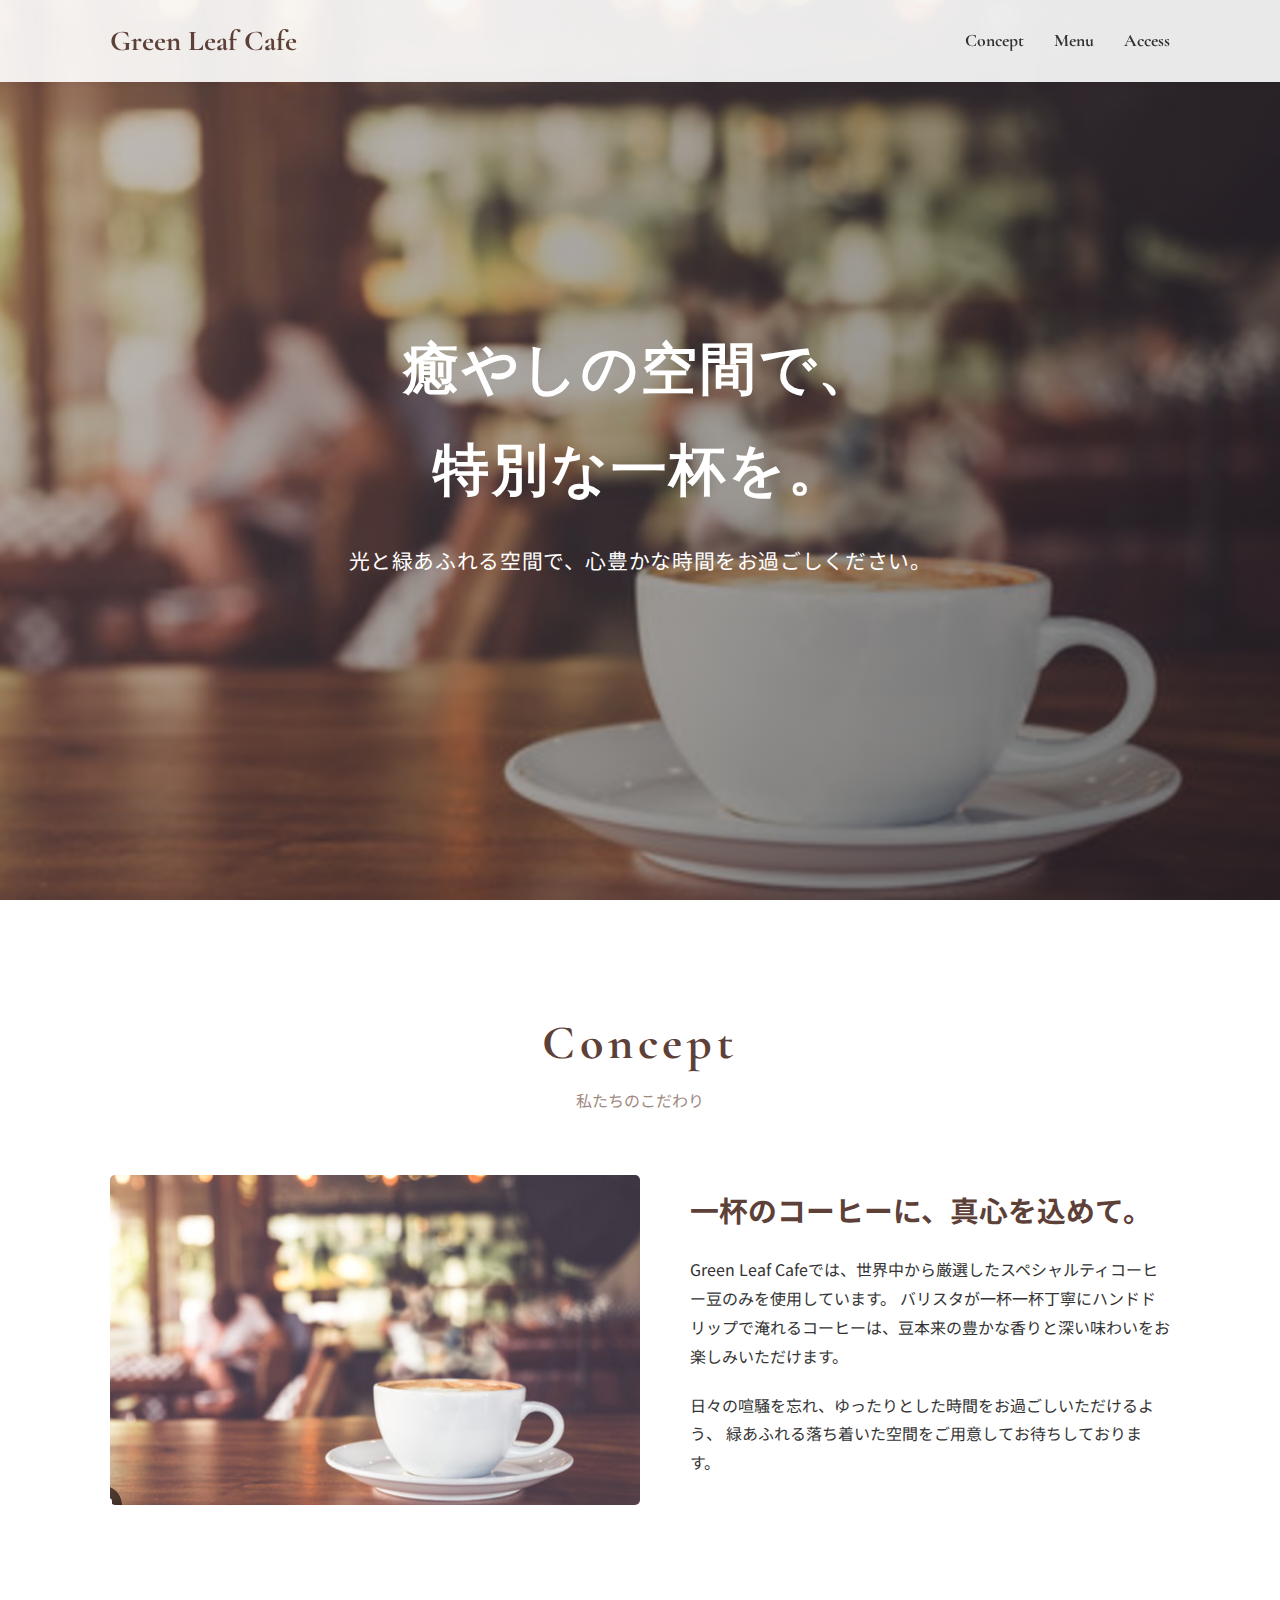
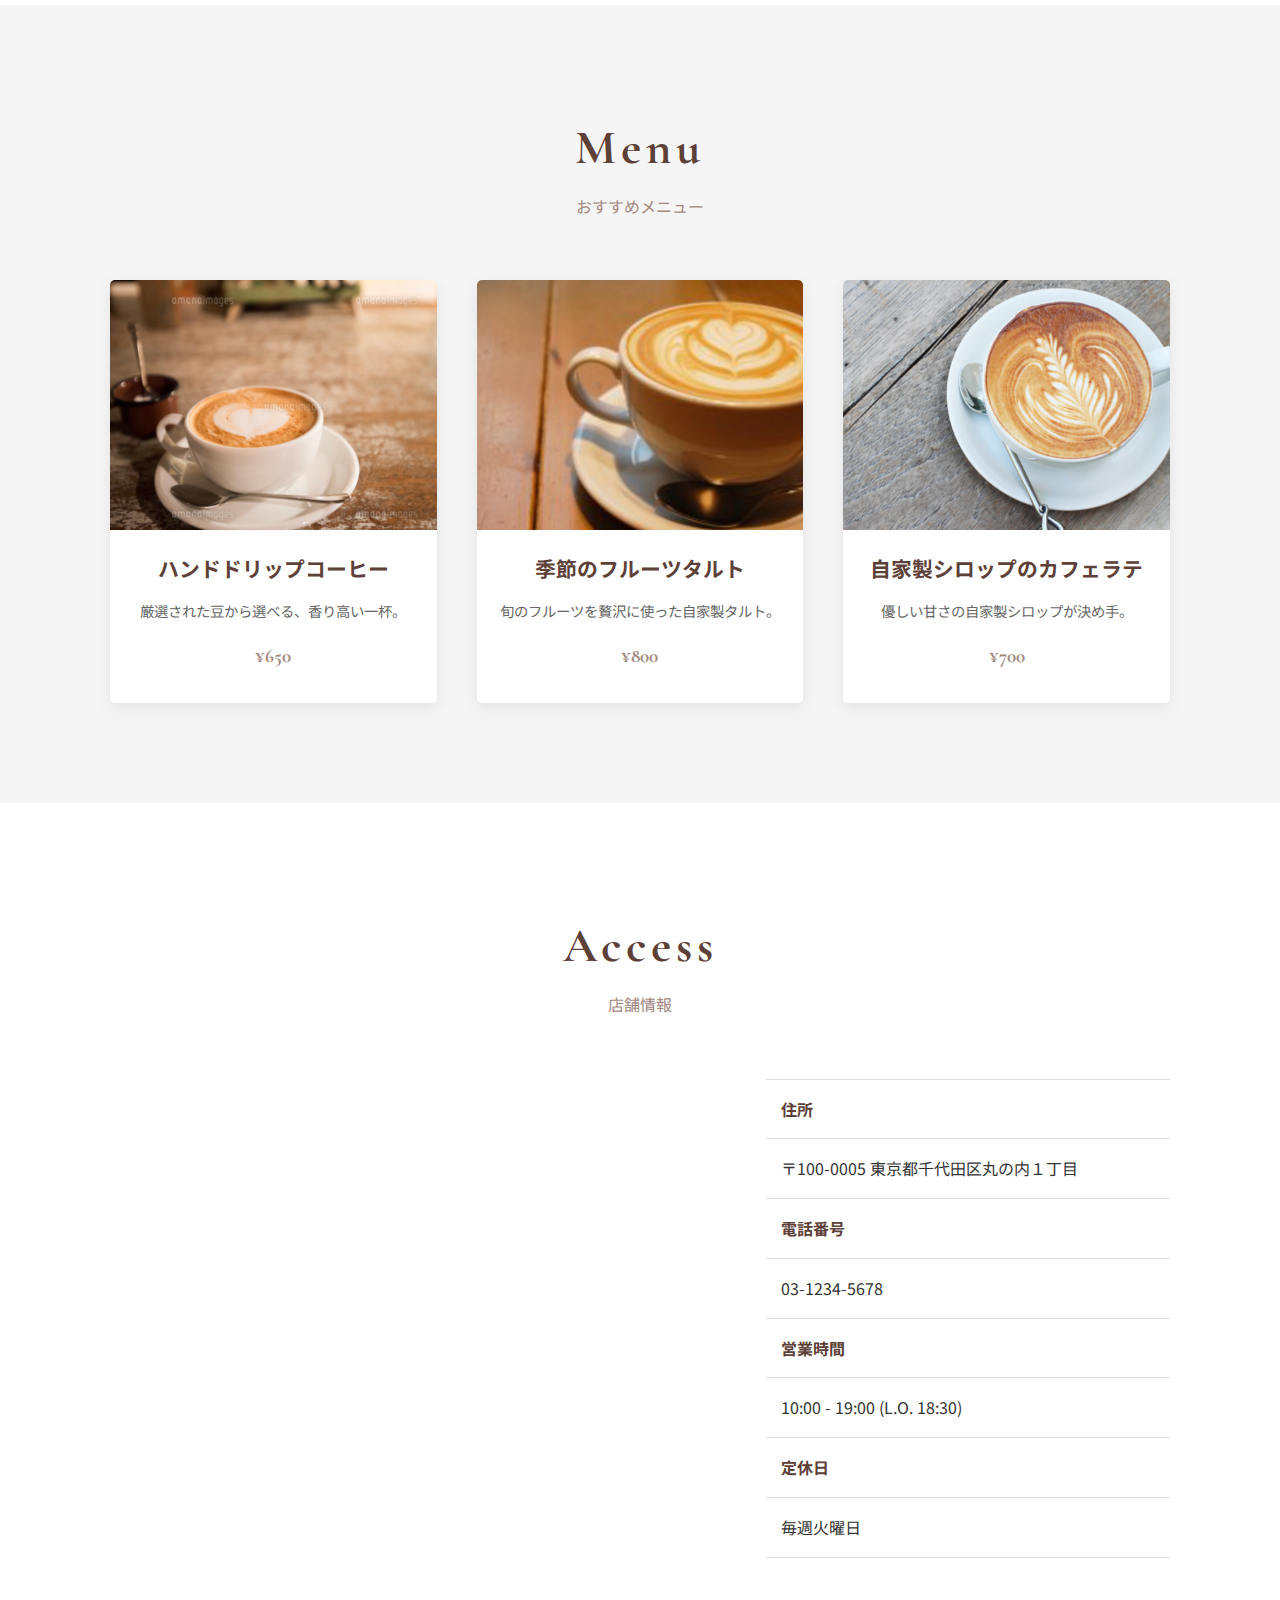
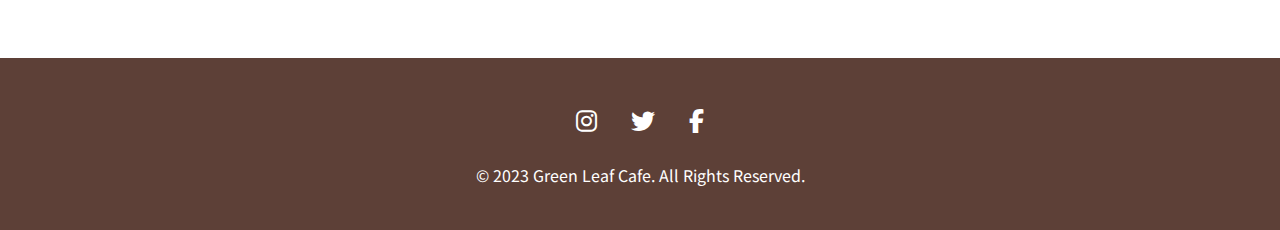
<file: index.html>
<!DOCTYPE html>
<html lang="ja">
<head>
    <meta charset="UTF-8">
    <meta name="viewport" content="width=device-width, initial-scale=1.0">
    <title>Green Leaf Cafe - 癒やしの空間で特別な一杯を</title>

    <!-- CSSのリンク -->
    <link rel="stylesheet" href="style.css">

    <!-- Google Fontsのリンク -->
    <link rel="preconnect" href="https://fonts.googleapis.com">
    <link rel="preconnect" href="https://fonts.gstatic.com" crossorigin>
    <link href="https://fonts.googleapis.com/css2?family=Cormorant+Garamond:wght@700&family=Noto+Sans+JP:wght@400;700&display=swap" rel="stylesheet">
    
    <!-- Font Awesome (アイコン用) のリンク -->
    <link rel="stylesheet" href="https://cdnjs.cloudflare.com/ajax/libs/font-awesome/6.4.0/css/all.min.css">
</head>
<body>

    <!-- ========== ヘッダー ========== -->
    <header class="header">
        <div class="container">
            <a href="index.html" class="header-logo">Green Leaf Cafe</a>
            <nav class="header-nav">
                <ul>
                    <li><a href="#concept">Concept</a></li>
                    <li><a href="#menu">Menu</a></li>
                    <li><a href="#access">Access</a></li>
                </ul>
            </nav>
        </div>
    </header>

    <main>
        <!-- ========== メインビジュアル ========== -->
        <section id="hero">
            <div class="hero-image-wrapper">
                <img src="img/coffee1.png" alt="ファーストビュー写真" class="hero-image">
                <div class="hero-overlay"></div>
            </div>
            <div class="hero-content">
                <h1 class="hero-title">癒やしの空間で、<br>特別な一杯を。</h1>
                <p class="hero-sub">光と緑あふれる空間で、心豊かな時間をお過ごしください。</p>
            </div>
        </section>

        <!-- ========== コンセプト ========== -->
        <section id="concept" class="section">
            <div class="container section-container">
                <div class="section-title">
                    <h2>Concept</h2>
                    <p>私たちのこだわり</p>
                </div>
                <div class="concept-content">
                    <img src="img/coffee1.png" alt="バリスタがコーヒーを淹れている様子">
                    <div class="concept-text">
                        <h3>一杯のコーヒーに、真心を込めて。</h3>
                        <p>
                            Green Leaf Cafeでは、世界中から厳選したスペシャルティコーヒー豆のみを使用しています。
                            バリスタが一杯一杯丁寧にハンドドリップで淹れるコーヒーは、豆本来の豊かな香りと深い味わいをお楽しみいただけます。
                        </p>
                        <p>
                            日々の喧騒を忘れ、ゆったりとした時間をお過ごしいただけるよう、
                            緑あふれる落ち着いた空間をご用意してお待ちしております。
                        </p>
                    </div>
                </div>
            </div>
        </section>

        <!-- ========== メニュー ========== -->
        <section id="menu" class="section bg-beige">
            <div class="container section-container">
                <div class="section-title">
                    <h2>Menu</h2>
                    <p>おすすめメニュー</p>
                </div>
                <div class="menu-grid">
                    <div class="menu-item">
                        <img src="img/coffee2.png" alt="ハンドドリップコーヒー">
                        <h3>ハンドドリップコーヒー</h3>
                        <p>厳選された豆から選べる、香り高い一杯。</p>
                        <span>¥650</span>
                    </div>
                    <div class="menu-item">
                        <img src="img/coffee3.png" alt="季節のフルーツタルト">
                        <h3>季節のフルーツタルト</h3>
                        <p>旬のフルーツを贅沢に使った自家製タルト。</p>
                        <span>¥800</span>
                    </div>
                    <div class="menu-item">
                        <img src="img/coffee4.png" alt="カフェラテ">
                        <h3>自家製シロップのカフェラテ</h3>
                        <p>優しい甘さの自家製シロップが決め手。</p>
                        <span>¥700</span>
                    </div>
                </div>
            </div>
        </section>

        <!-- ========== アクセス ========== -->
        <section id="access" class="section">
            <div class="container section-container">
                <div class="section-title">
                    <h2>Access</h2>
                    <p>店舗情報</p>
                </div>
                <div class="access-content">
                    <div class="access-map">
                        <iframe src="https://www.google.com/maps/embed?pb=!1m18!1m12!1m3!1d3240.828235232773!2d139.7645498762582!3d35.68123617258414!2m3!1f0!2f0!3f0!3m2!1i1024!2i768!4f13.1!3m3!1m2!1s0x60188bfbd89f700b%3A0x277c49ba34ed38!2z5p2x5Lqs6aeF!5e0!3m2!1sja!2sjp!4v1689222384261!5m2!1sja!2sjp" width="600" height="450" style="border:0;" allowfullscreen="" loading="lazy" referrerpolicy="no-referrer-when-downgrade"></iframe>
                    </div>
                    <div class="access-info">
                        <dl>
                            <dt>住所</dt>
                            <dd>〒100-0005 東京都千代田区丸の内１丁目</dd>
                            <dt>電話番号</dt>
                            <dd>03-1234-5678</dd>
                            <dt>営業時間</dt>
                            <dd>10:00 - 19:00 (L.O. 18:30)</dd>
                            <dt>定休日</dt>
                            <dd>毎週火曜日</dd>
                        </dl>
                    </div>
                </div>
            </div>
        </section>
    </main>

    <!-- ========== フッター ========== -->
    <footer class="footer">
        <div class="container">
            <div class="footer-social">
                <a href="#"><i class="fab fa-instagram"></i></a>
                <a href="#"><i class="fab fa-twitter"></i></a>
                <a href="#"><i class="fab fa-facebook-f"></i></a>
            </div>
            <p>&copy; 2023 Green Leaf Cafe. All Rights Reserved.</p>
        </div>
    </footer>

</body>
<script src="script.js"></script>
</html>
</file>
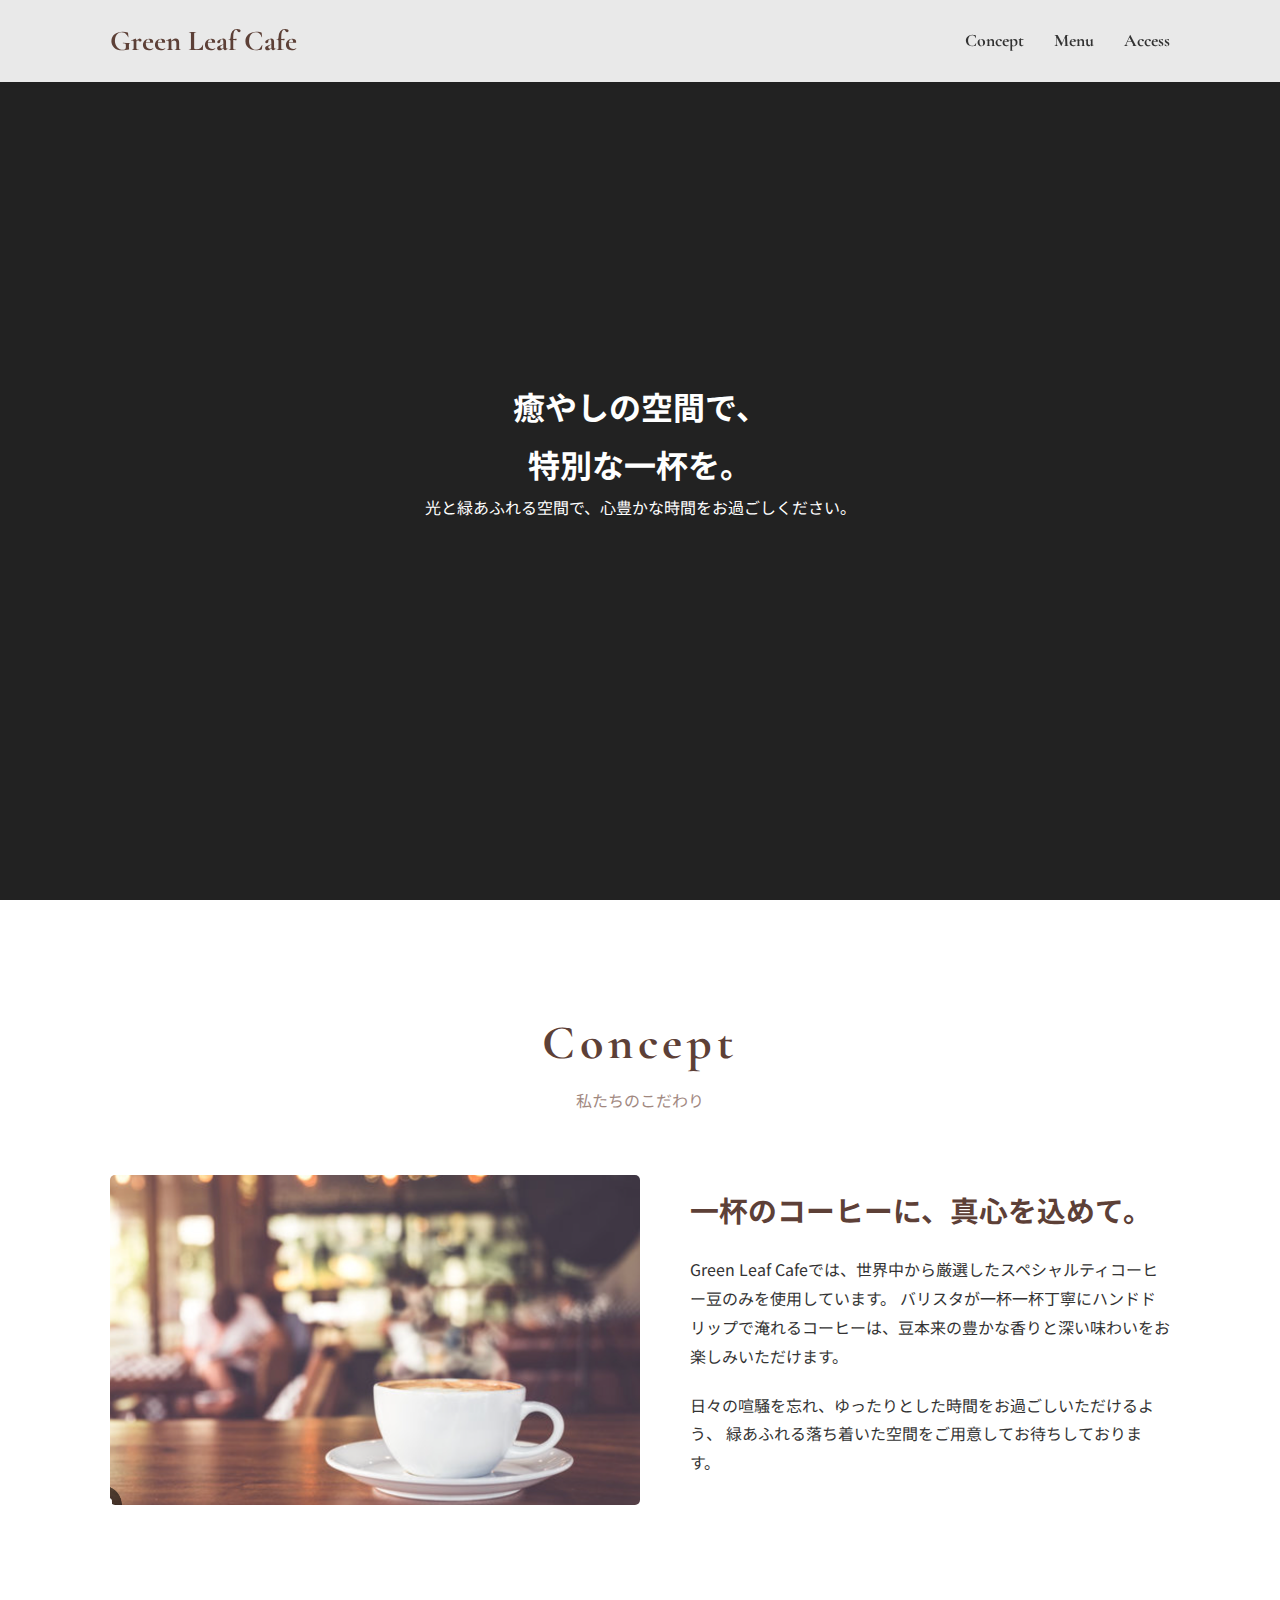
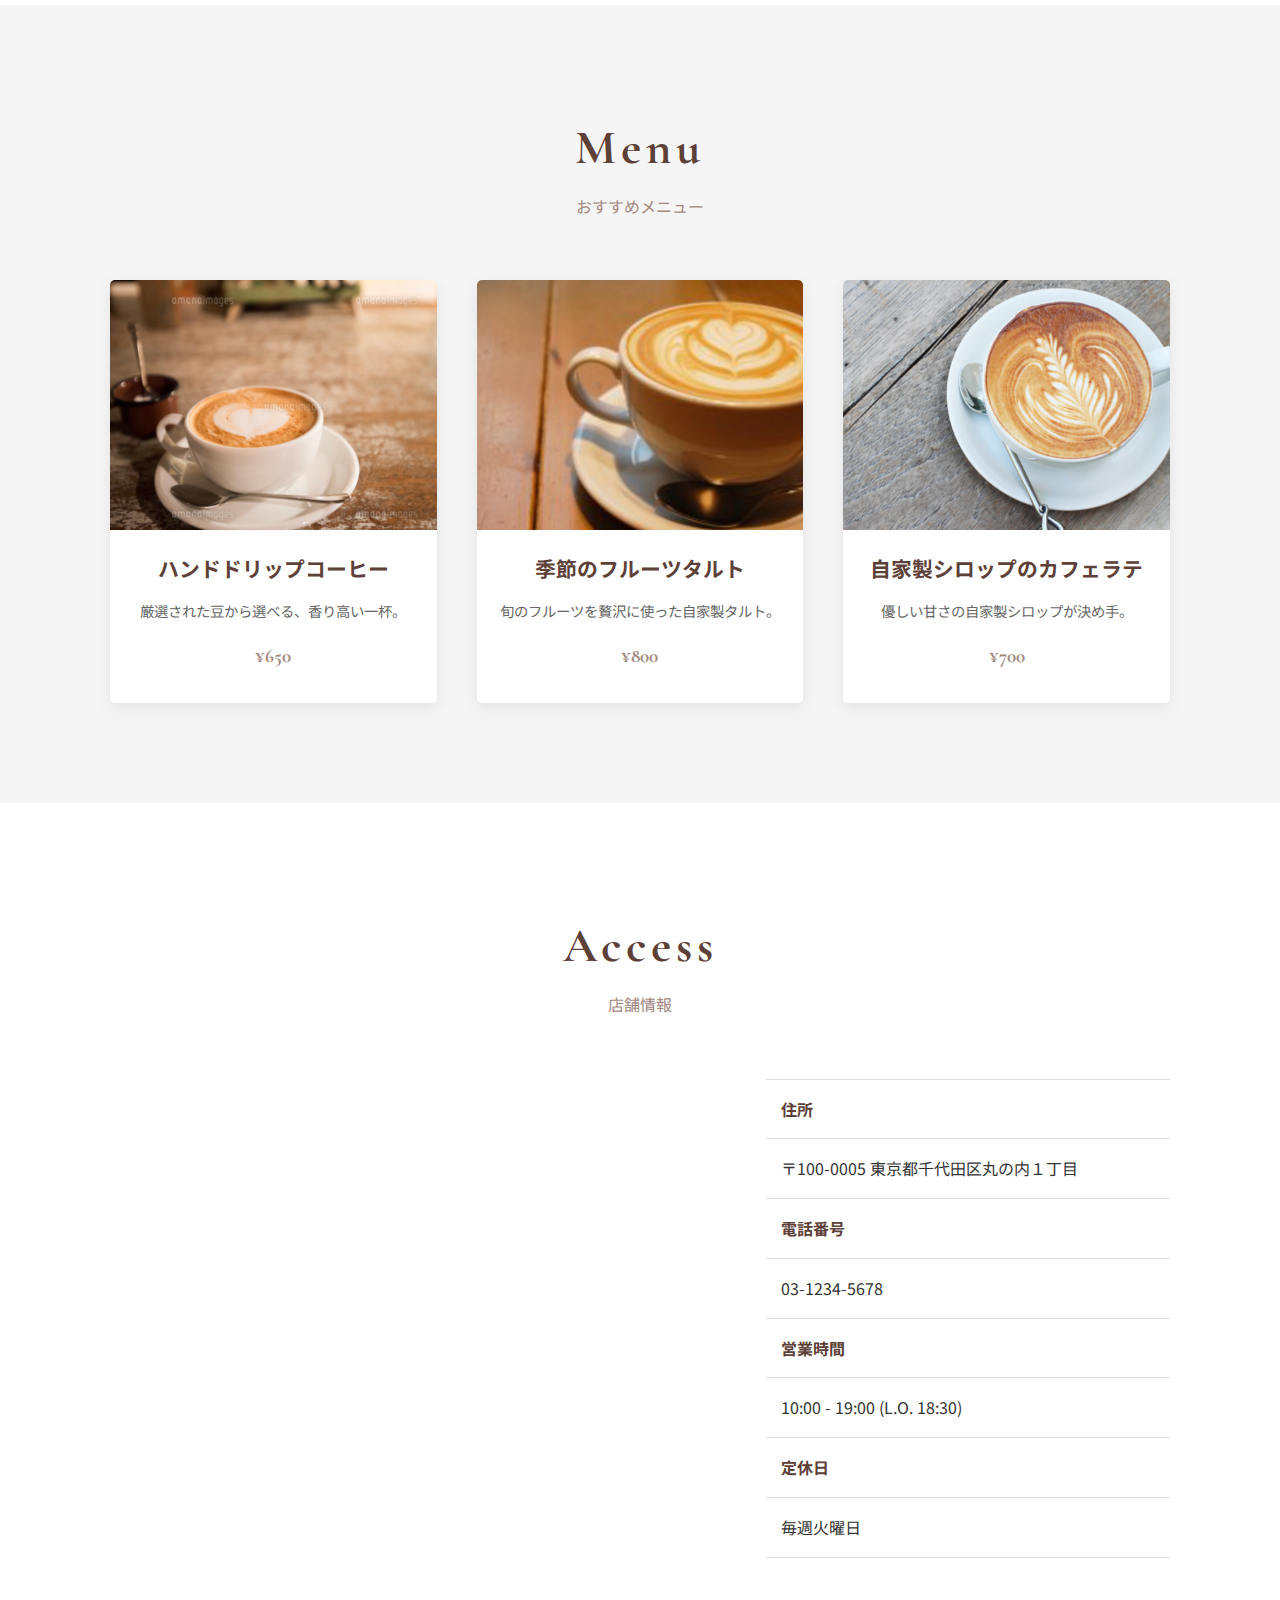
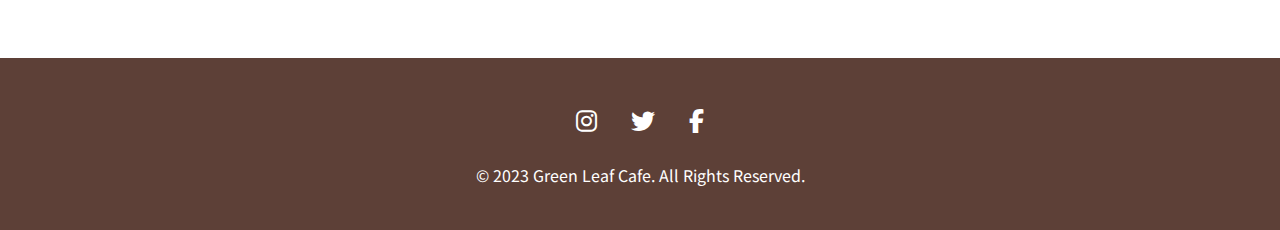
<file: code (3).html>
<!DOCTYPE html>
<html lang="ja">
<head>
    <meta charset="UTF-8">
    <meta name="viewport" content="width=device-width, initial-scale=1.0">
    <title>Green Leaf Cafe - 癒やしの空間で特別な一杯を</title>

    <!-- CSSのリンク -->
    <link rel="stylesheet" href="style.css">

    <!-- Google Fontsのリンク -->
    <link rel="preconnect" href="https://fonts.googleapis.com">
    <link rel="preconnect" href="https://fonts.gstatic.com" crossorigin>
    <link href="https://fonts.googleapis.com/css2?family=Cormorant+Garamond:wght@700&family=Noto+Sans+JP:wght@400;700&display=swap" rel="stylesheet">
    
    <!-- Font Awesome (アイコン用) のリンク -->
    <link rel="stylesheet" href="https://cdnjs.cloudflare.com/ajax/libs/font-awesome/6.4.0/css/all.min.css">
</head>
<body>

    <!-- ========== ヘッダー ========== -->
    <header class="header">
        <div class="container">
            <a href="index.html" class="header-logo">Green Leaf Cafe</a>
            <nav class="header-nav">
                <ul>
                    <li><a href="#concept">Concept</a></li>
                    <li><a href="#menu">Menu</a></li>
                    <li><a href="#access">Access</a></li>
                </ul>
            </nav>
        </div>
    </header>

    <main>
        <!-- ========== メインビジュアル ========== -->
        <section id="hero">
            <div class="hero-content">
                <h1>癒やしの空間で、<br>特別な一杯を。</h1>
                <p>光と緑あふれる空間で、心豊かな時間をお過ごしください。</p>
            </div>
        </section>

        <!-- ========== コンセプト ========== -->
        <section id="concept" class="section">
            <div class="container section-container">
                <div class="section-title">
                    <h2>Concept</h2>
                    <p>私たちのこだわり</p>
                </div>
                <div class="concept-content">
                    <img src="img/coffee1.png" alt="バリスタがコーヒーを淹れている様子">
                    <div class="concept-text">
                        <h3>一杯のコーヒーに、真心を込めて。</h3>
                        <p>
                            Green Leaf Cafeでは、世界中から厳選したスペシャルティコーヒー豆のみを使用しています。
                            バリスタが一杯一杯丁寧にハンドドリップで淹れるコーヒーは、豆本来の豊かな香りと深い味わいをお楽しみいただけます。
                        </p>
                        <p>
                            日々の喧騒を忘れ、ゆったりとした時間をお過ごしいただけるよう、
                            緑あふれる落ち着いた空間をご用意してお待ちしております。
                        </p>
                    </div>
                </div>
            </div>
        </section>

        <!-- ========== メニュー ========== -->
        <section id="menu" class="section bg-beige">
            <div class="container section-container">
                <div class="section-title">
                    <h2>Menu</h2>
                    <p>おすすめメニュー</p>
                </div>
                <div class="menu-grid">
                    <div class="menu-item">
                        <img src="img/coffee2.png" alt="ハンドドリップコーヒー">
                        <h3>ハンドドリップコーヒー</h3>
                        <p>厳選された豆から選べる、香り高い一杯。</p>
                        <span>¥650</span>
                    </div>
                    <div class="menu-item">
                        <img src="img/coffee3.png" alt="季節のフルーツタルト">
                        <h3>季節のフルーツタルト</h3>
                        <p>旬のフルーツを贅沢に使った自家製タルト。</p>
                        <span>¥800</span>
                    </div>
                    <div class="menu-item">
                        <img src="img/coffee4.png" alt="カフェラテ">
                        <h3>自家製シロップのカフェラテ</h3>
                        <p>優しい甘さの自家製シロップが決め手。</p>
                        <span>¥700</span>
                    </div>
                </div>
            </div>
        </section>

        <!-- ========== アクセス ========== -->
        <section id="access" class="section">
            <div class="container section-container">
                <div class="section-title">
                    <h2>Access</h2>
                    <p>店舗情報</p>
                </div>
                <div class="access-content">
                    <div class="access-map">
                        <iframe src="https://www.google.com/maps/embed?pb=!1m18!1m12!1m3!1d3240.828235232773!2d139.7645498762582!3d35.68123617258414!2m3!1f0!2f0!3f0!3m2!1i1024!2i768!4f13.1!3m3!1m2!1s0x60188bfbd89f700b%3A0x277c49ba34ed38!2z5p2x5Lqs6aeF!5e0!3m2!1sja!2sjp!4v1689222384261!5m2!1sja!2sjp" width="600" height="450" style="border:0;" allowfullscreen="" loading="lazy" referrerpolicy="no-referrer-when-downgrade"></iframe>
                    </div>
                    <div class="access-info">
                        <dl>
                            <dt>住所</dt>
                            <dd>〒100-0005 東京都千代田区丸の内１丁目</dd>
                            <dt>電話番号</dt>
                            <dd>03-1234-5678</dd>
                            <dt>営業時間</dt>
                            <dd>10:00 - 19:00 (L.O. 18:30)</dd>
                            <dt>定休日</dt>
                            <dd>毎週火曜日</dd>
                        </dl>
                    </div>
                </div>
            </div>
        </section>
    </main>

    <!-- ========== フッター ========== -->
    <footer class="footer">
        <div class="container">
            <div class="footer-social">
                <a href="#"><i class="fab fa-instagram"></i></a>
                <a href="#"><i class="fab fa-twitter"></i></a>
                <a href="#"><i class="fab fa-facebook-f"></i></a>
            </div>
            <p>&copy; 2023 Green Leaf Cafe. All Rights Reserved.</p>
        </div>
    </footer>

</body>
</html>
</file>
<file: style.css>
/* ========== 基本設定 ========== */
:root {
    --font-base: "Noto Sans JP", sans-serif;
    --font-title: "Cormorant Garamond", serif;
    --color-main: #5d4037; /* 落ち着いたブラウン */
    --color-text: #333;
    --color-accent: #a1887f; /* やや薄いブラウン */
    --color-bg: #f5f5f5; /* 薄いベージュ */
}

/* リセット */
* {
    box-sizing: border-box;
    margin: 0;
    padding: 0;
}

html {
    scroll-behavior: smooth; /* ページ内リンクのスムーズスクロール */
}

body {
    font-family: var(--font-base);
    color: var(--color-text);
    line-height: 1.8;
    background-color: #fff;
}

a {
    text-decoration: none;
    color: inherit;
}

ul {
    list-style: none;
}

img {
    max-width: 100%;
    height: auto;
    vertical-align: bottom; /* 画像下の余白を消す */
}

.container {
    max-width: 1100px;
    margin: 0 auto;
    padding: 0 20px;
}

.section {
    padding: 100px 0;
}

.bg-beige {
    background-color: var(--color-bg);
}

.section-title {
    text-align: center;
    margin-bottom: 60px;
}

.section-title h2 {
    font-family: var(--font-title);
    font-size: 3rem;
    color: var(--color-main);
    letter-spacing: 0.1em;
}

.section-title p {
    color: var(--color-accent);
}

/* ========== ヘッダー ========== */
.header {
    position: fixed;
    top: 0;
    left: 0;
    width: 100%;
    background-color: rgba(255, 255, 255, 0.9);
    padding: 15px 0;
    z-index: 100;
    box-shadow: 0 2px 5px rgba(0,0,0,0.05);
}

.header .container {
    display: flex;
    justify-content: space-between;
    align-items: center;
}

.header-logo {
    font-family: var(--font-title);
    font-size: 1.8rem;
    font-weight: 700;
    color: var(--color-main);
}

.header-nav ul {
    display: flex;
    gap: 30px;
}

.header-nav a {
    font-family: var(--font-title);
    font-size: 1.1rem;
    font-weight: 700;
    transition: color 0.3s;
}

.header-nav a:hover {
    color: var(--color-accent);
}

/* ========== メインビジュアル (Hero) ========== */
#hero {
    position: relative;
    height: 100vh;
    display: flex;
    align-items: center;
    justify-content: center;
    overflow: hidden;
    background: #222;
}

.hero-image-wrapper {
    position: absolute;
    top: 0; left: 0; width: 100%; height: 100%;
    z-index: 1;
}
.hero-image {
    width: 100vw;
    height: 100vh;
    object-fit: cover;
    opacity: 0;
    transition: opacity 2s cubic-bezier(.4,0,.2,1);
}
.hero-image.visible {
    opacity: 1;
}
.hero-overlay {
    position: absolute;
    top: 0; left: 0; width: 100%; height: 100%;
    background: linear-gradient(120deg, rgba(60,40,20,0.3) 0%, rgba(0,0,0,0.5) 100%);
    z-index: 2;
}
.hero-content {
    position: relative;
    z-index: 3;
    text-align: center;
    color: #fff;
    width: 100%;
    max-width: 700px;
    margin: 0 auto;
}
.hero-title {
    font-family: var(--font-title);
    font-size: 3.5rem;
    font-weight: 700;
    letter-spacing: 0.05em;
    margin-bottom: 20px;
    opacity: 0;
    transform: translateY(40px);
    transition: opacity 1.2s cubic-bezier(.4,0,.2,1), transform 1.2s cubic-bezier(.4,0,.2,1);
}
.hero-title.visible {
    opacity: 1;
    transform: translateY(0);
}
.hero-sub {
    font-size: 1.3rem;
    letter-spacing: 0.03em;
    opacity: 0;
    transform: translateY(40px);
    transition: opacity 1.2s cubic-bezier(.4,0,.2,1) 0.3s, transform 1.2s cubic-bezier(.4,0,.2,1) 0.3s;
}
.hero-sub.visible {
    opacity: 1;
    transform: translateY(0);
}

/* ========== コンセプト (Concept) ========== */
.concept-content {
    display: flex;
    align-items: center;
    gap: 50px;
}

.concept-content img {
    width: 50%;
    object-fit: cover;
    border-radius: 5px;
}

.concept-text {
    width: 50%;
}

.concept-text h3 {
    font-size: 1.8rem;
    margin-bottom: 20px;
    color: var(--color-main);
}

.concept-text p {
    margin-bottom: 20px;
}

/* ========== メニュー (Menu) ========== */
.menu-grid {
    display: grid;
    grid-template-columns: repeat(3, 1fr);
    gap: 40px;
}

.menu-item {
    background-color: #fff;
    border-radius: 5px;
    overflow: hidden;
    box-shadow: 0 5px 15px rgba(0,0,0,0.08);
    text-align: center;
    padding-bottom: 30px;
    transition: transform 0.3s;
}

.menu-item:hover {
    transform: translateY(-10px);
}

.menu-item img {
    width: 100%;
    height: 250px;
    object-fit: cover;
}

.menu-item h3 {
    font-size: 1.3rem;
    color: var(--color-main);
    margin: 20px 0 10px;
}

.menu-item p {
    padding: 0 20px;
    font-size: 0.9rem;
    color: #666;
    margin-bottom: 15px;
}

.menu-item span {
    font-family: var(--font-title);
    font-size: 1.2rem;
    font-weight: 700;
    color: var(--color-accent);
}

/* ========== アクセス (Access) ========== */
.access-content {
    display: flex;
    gap: 50px;
    align-items: center;
}
.access-map {
    width: 60%;
}
.access-map iframe {
    width: 100%;
    height: 350px;
    border: none;
}
.access-info {
    width: 40%;
}
.access-info dl {
    border-top: 1px solid #ddd;
}
.access-info dt, .access-info dd {
    padding: 15px;
    border-bottom: 1px solid #ddd;
}
.access-info dt {
    font-weight: bold;
    color: var(--color-main);
}

/* ========== フッター ========== */
.footer {
    background-color: var(--color-main);
    color: white;
    text-align: center;
    padding: 40px 0;
}

.footer-social {
    margin-bottom: 20px;
}
.footer-social a {
    font-size: 1.5rem;
    margin: 0 15px;
    transition: opacity 0.3s;
}
.footer-social a:hover {
    opacity: 0.7;
}

/* ========== レスポンシブ対応 (768px以下) ========== */
@media (max-width: 768px) {
    .section {
        padding: 60px 0;
    }
    .section-title h2 {
        font-size: 2.5rem;
    }
    .header .container {
        flex-direction: column;
        gap: 10px;
    }

    #hero {
        height: 60vh;
    }

    .hero-content h1 {
        font-size: 2.5rem;
    }

    .concept-content {
        flex-direction: column;
    }
    .concept-content img,
    .concept-text {
        width: 100%;
    }

    .menu-grid {
        grid-template-columns: 1fr;
    }

    .access-content {
        flex-direction: column;
    }
    .access-map,
    .access-info {
        width: 100%;
    }
}

/* ========== フェードインアニメーション ========== */
.fade-in {
    opacity: 0;
    transition: opacity 2s ease;
}
.fade-in.visible {
    opacity: 1;
}
</file>
